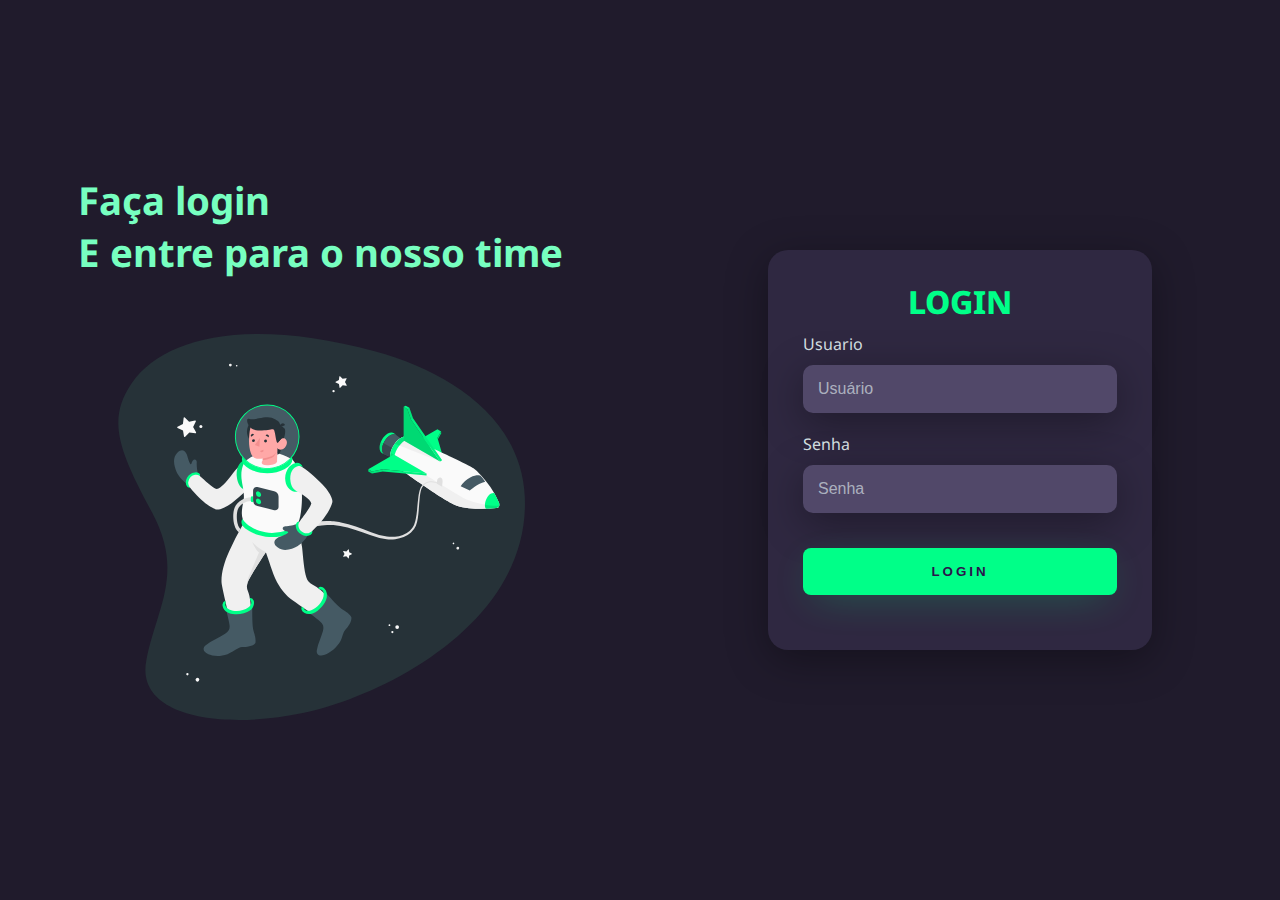
<file: t001/index.html>
<!DOCTYPE html>
<html lang="pt-br">
<head>
    <meta charset="UTF-8">
    <meta name="viewport" content="width=device-width, initial-scale=1.0">
    <title>Login</title>
    <link rel="stylesheet" href="style.css">
</head>
<body>
    <div class="main-login">
        <div class="left-login">
            <h1>Faça login<br>E entre para o nosso time</h1>
            <img src="astronaut-animate.svg"  class="left-login-image" alt="Astronauta">
        </div>
        <div class="right-login">
            <div class="card-login">
                <h1>LOGIN</h1>
                <div class="textfield">
                    <label for="usuario">Usuario</label>
                    <input type="text" name="usuaro" placeholder="Usuário">
                </div>
                <div class="textfield">
                    <label for="senha">Senha</label>
                    <input type="password" name="senha" placeholder="Senha">
                </div>
                <button class="btn-login">Login</button>
            </div>
        </div>
    </div>
</body>
</html>
</file>
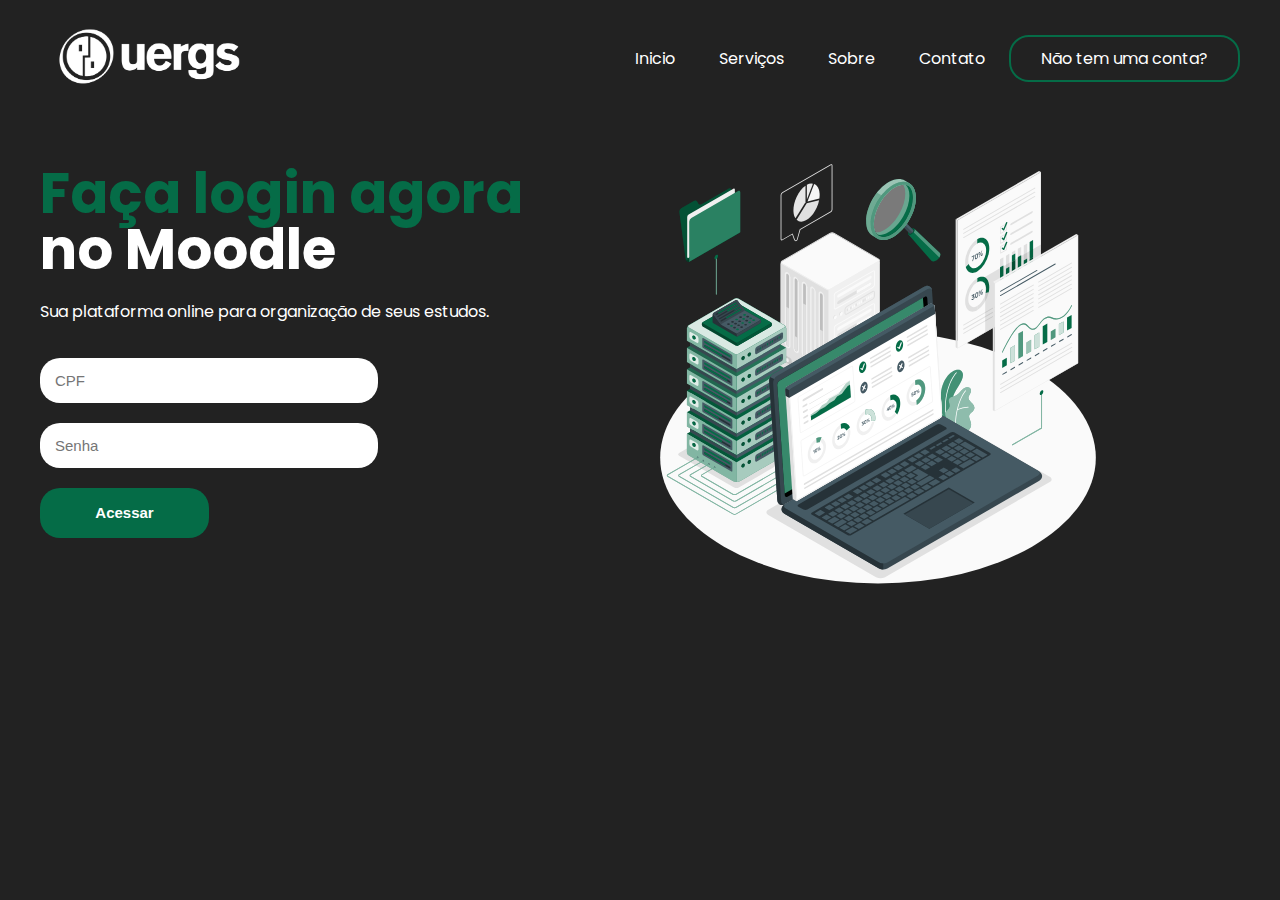
<file: t002/index.html>
<!DOCTYPE html>
<html lang="pt-br">
<head>
    <meta charset="UTF-8">
    <meta name="viewport" content="width=device-width, initial-scale=1.0">
    <title>Moodle UERGS: Acesso ao site</title>
    <link rel="stylesheet" href="style/style.css">
    <link rel="stylesheet" href="style/media.css">
</head>
<body>
    <header>
        <div id="title">
            <img src="imagens/UERGS - logo branca.png" alt="Logo uergs" class="uergs">
        </div>
        <ul>
            <a href="index.html"><li>Inicio</li></a>
            <a href="#"><li>Serviços</li></a>
            <a href="#"><li>Sobre</li></a>
            <a href="#"><li>Contato</li></a>
            <a href="#" id="btn-sub"><li>Não tem uma conta?</li></a>
        </ul>
    </header>

    <main>
        <aside>
            <span>
                <h2>Faça login agora</h2>
            </span>

            <h2>no Moodle</h2>

            <p>
                Sua plataforma online para organização de seus estudos.
            </p>
            <form>
                <input type="text" placeholder="CPF">
                <input type="password" placeholder="Senha">
                <input type="submit" value="Acessar">
            </form>
        </aside>

        <article>
            <img src="imagens/data-extraction-animate.svg" alt="Mulher-roxa">
        </article>
    </main>

</body>
</html>
</file>
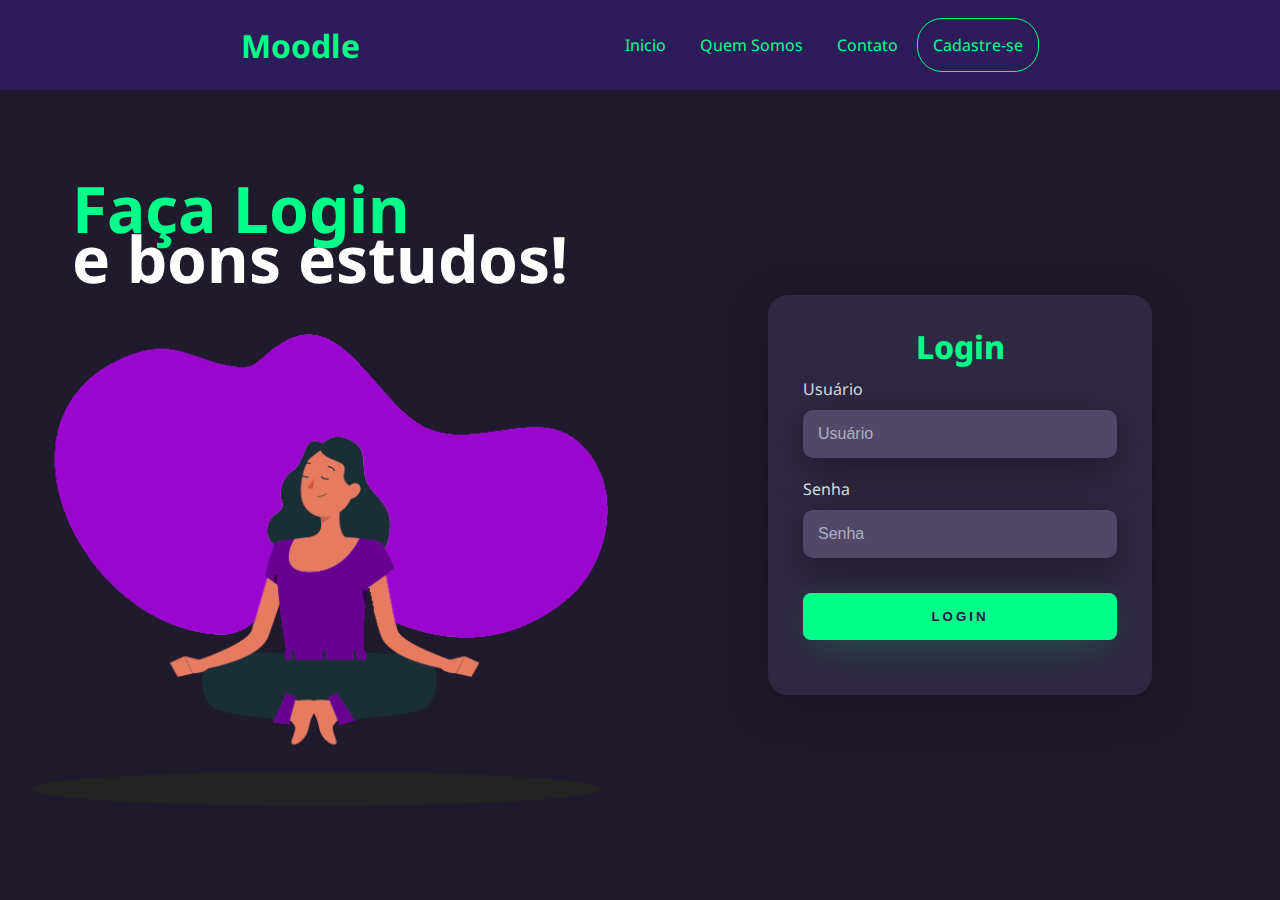
<file: t003/index.html>
<!DOCTYPE html>
<html lang="pt-br">
<head>
    <meta charset="UTF-8">
    <meta name="viewport" content="width=device-width, initial-scale=1.0">
    <title>Document</title>
    <link rel="stylesheet" href="style.css">
</head>
<body>
    <header>
        <div class="nome-site">
            <h1>Moodle</h1>
        </div>
        <nav>
            <a href="index.html">Inicio</a>
            <a href="#">Quem Somos</a>
            <a href="#">Contato</a>
            <a href="#" class="cadastro">Cadastre-se</a>
        </nav>
    </header>

    <div class="main-login">
        <div class="left-login">
            <div class="h2">
                <h2 id="title">Faça Login</h2>
                <h2>e bons estudos!</h2>
            </div>
            <img class="left-login-image" src="77d0a7c454e658833800528e748edbe9.png" alt="">
        </div>
        <div class="right-login">
            <div class="card-login">
                <h1>Login</h1>
                <div class="textfield">
                    <label for="user">Usuário</label>
                    <input type="text" placeholder="Usuário">
                </div>
                <div class="textfield">
                    <label for="password">Senha</label>
                    <input type="password" placeholder="Senha">
                </div>
                <button class="btn-login">LOGIN</button>
            </div>
        </div>
    </div>

</body>
</html>
</file>
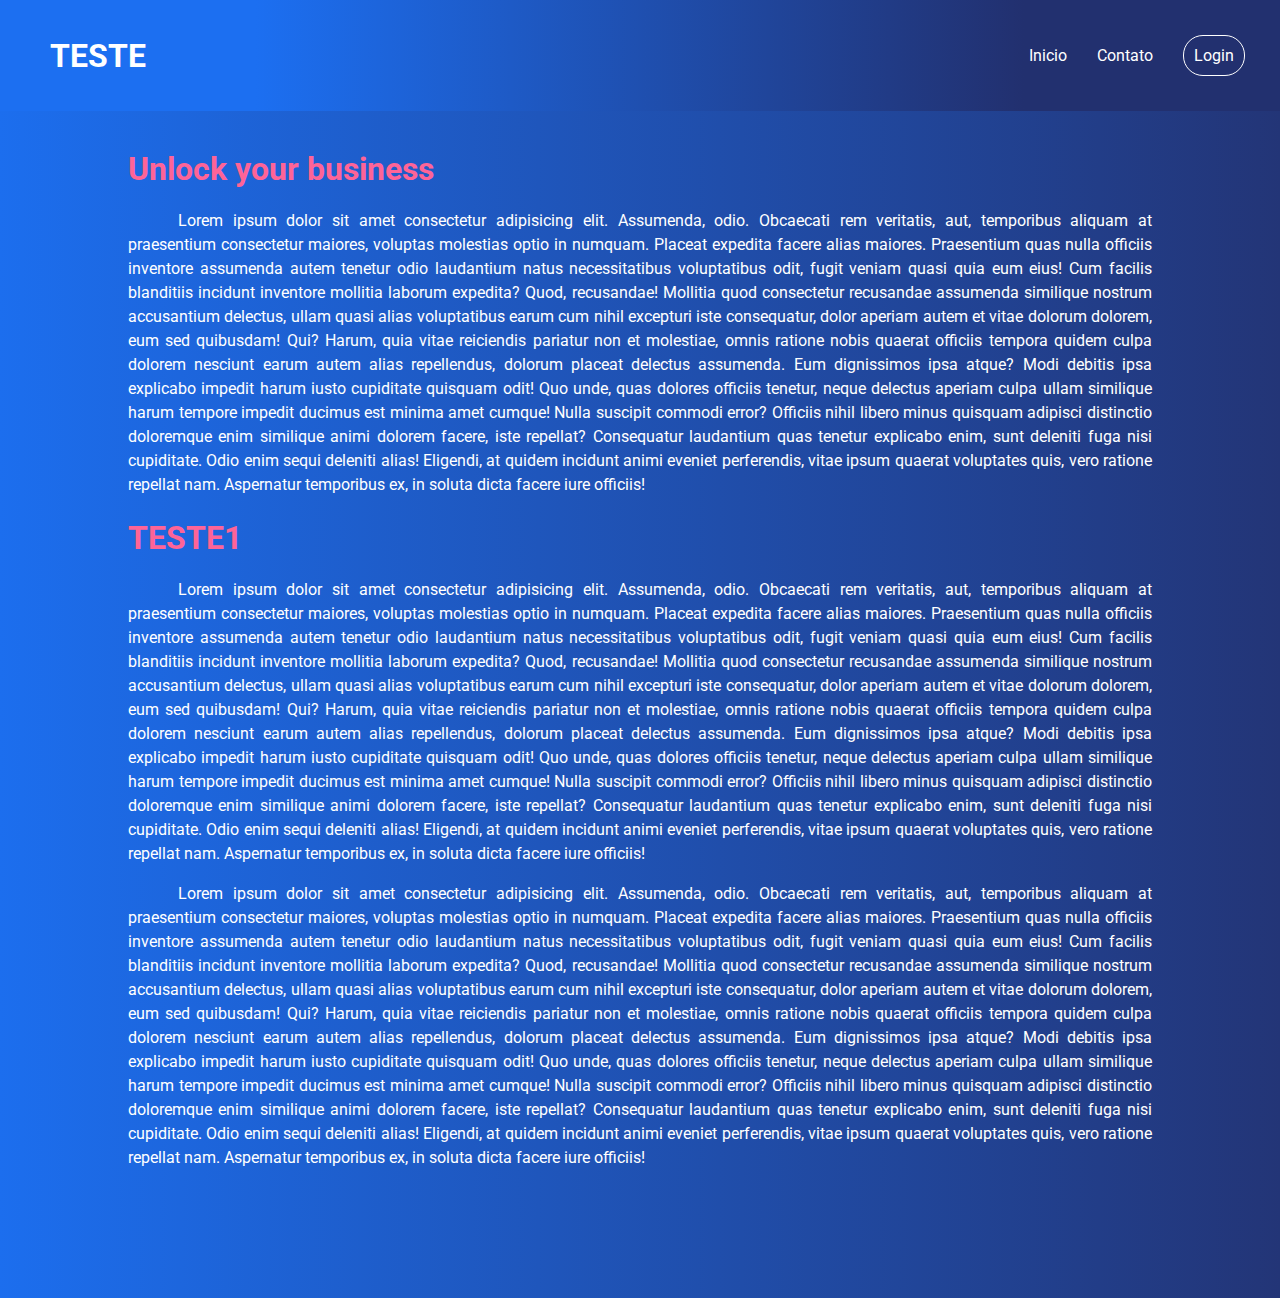
<file: t004/index.html>
<!DOCTYPE html>
<html lang="pt-br">
<head>
    <meta charset="UTF-8">
    <meta name="viewport" content="width=device-width, initial-scale=1.0">
    <title>TESTE</title>
    <link rel="stylesheet" href="style.css">
</head>
<body>
    <thead>
        <div class="header">
            <h1>TESTE</h1>
            <nav>
                <ul>
                    <a href="index.html">
                        <li>Inicio</li>
                    </a>
                    <a href="">
                        <li>Contato</li>
                    </a>
                    <a href="" id="login">
                        <li >Login</li>
                    </a>
                </ul>
            </nav>
        </div>
    </thead>
    <tbody>
        <div class="container">
            <h1>Unlock your business</h1>
            <p>Lorem ipsum dolor sit amet consectetur adipisicing elit. Assumenda, odio. Obcaecati rem veritatis, aut, temporibus aliquam at praesentium consectetur maiores, voluptas molestias optio in numquam. Placeat expedita facere alias maiores.
            Praesentium quas nulla officiis inventore assumenda autem tenetur odio laudantium natus necessitatibus voluptatibus odit, fugit veniam quasi quia eum eius! Cum facilis blanditiis incidunt inventore mollitia laborum expedita? Quod, recusandae!
            Mollitia quod consectetur recusandae assumenda similique nostrum accusantium delectus, ullam quasi alias voluptatibus earum cum nihil excepturi iste consequatur, dolor aperiam autem et vitae dolorum dolorem, eum sed quibusdam! Qui?
            Harum, quia vitae reiciendis pariatur non et molestiae, omnis ratione nobis quaerat officiis tempora quidem culpa dolorem nesciunt earum autem alias repellendus, dolorum placeat delectus assumenda. Eum dignissimos ipsa atque?
            Modi debitis ipsa explicabo impedit harum iusto cupiditate quisquam odit! Quo unde, quas dolores officiis tenetur, neque delectus aperiam culpa ullam similique harum tempore impedit ducimus est minima amet cumque!
            Nulla suscipit commodi error? Officiis nihil libero minus quisquam adipisci distinctio doloremque enim similique animi dolorem facere, iste repellat? Consequatur laudantium quas tenetur explicabo enim, sunt deleniti fuga nisi cupiditate.
            Odio enim sequi deleniti alias! Eligendi, at quidem incidunt animi eveniet perferendis, vitae ipsum quaerat voluptates quis, vero ratione repellat nam. Aspernatur temporibus ex, in soluta dicta facere iure officiis!</p>

            <h1>TESTE1</h1>

            <p>Lorem ipsum dolor sit amet consectetur adipisicing elit. Assumenda, odio. Obcaecati rem veritatis, aut, temporibus aliquam at praesentium consectetur maiores, voluptas molestias optio in numquam. Placeat expedita facere alias maiores.
            Praesentium quas nulla officiis inventore assumenda autem tenetur odio laudantium natus necessitatibus voluptatibus odit, fugit veniam quasi quia eum eius! Cum facilis blanditiis incidunt inventore mollitia laborum expedita? Quod, recusandae!
            Mollitia quod consectetur recusandae assumenda similique nostrum accusantium delectus, ullam quasi alias voluptatibus earum cum nihil excepturi iste consequatur, dolor aperiam autem et vitae dolorum dolorem, eum sed quibusdam! Qui?
            Harum, quia vitae reiciendis pariatur non et molestiae, omnis ratione nobis quaerat officiis tempora quidem culpa dolorem nesciunt earum autem alias repellendus, dolorum placeat delectus assumenda. Eum dignissimos ipsa atque?
            Modi debitis ipsa explicabo impedit harum iusto cupiditate quisquam odit! Quo unde, quas dolores officiis tenetur, neque delectus aperiam culpa ullam similique harum tempore impedit ducimus est minima amet cumque!
            Nulla suscipit commodi error? Officiis nihil libero minus quisquam adipisci distinctio doloremque enim similique animi dolorem facere, iste repellat? Consequatur laudantium quas tenetur explicabo enim, sunt deleniti fuga nisi cupiditate.
            Odio enim sequi deleniti alias! Eligendi, at quidem incidunt animi eveniet perferendis, vitae ipsum quaerat voluptates quis, vero ratione repellat nam. Aspernatur temporibus ex, in soluta dicta facere iure officiis!</p>
            <p>Lorem ipsum dolor sit amet consectetur adipisicing elit. Assumenda, odio. Obcaecati rem veritatis, aut, temporibus aliquam at praesentium consectetur maiores, voluptas molestias optio in numquam. Placeat expedita facere alias maiores.
            Praesentium quas nulla officiis inventore assumenda autem tenetur odio laudantium natus necessitatibus voluptatibus odit, fugit veniam quasi quia eum eius! Cum facilis blanditiis incidunt inventore mollitia laborum expedita? Quod, recusandae!
            Mollitia quod consectetur recusandae assumenda similique nostrum accusantium delectus, ullam quasi alias voluptatibus earum cum nihil excepturi iste consequatur, dolor aperiam autem et vitae dolorum dolorem, eum sed quibusdam! Qui?
            Harum, quia vitae reiciendis pariatur non et molestiae, omnis ratione nobis quaerat officiis tempora quidem culpa dolorem nesciunt earum autem alias repellendus, dolorum placeat delectus assumenda. Eum dignissimos ipsa atque?
            Modi debitis ipsa explicabo impedit harum iusto cupiditate quisquam odit! Quo unde, quas dolores officiis tenetur, neque delectus aperiam culpa ullam similique harum tempore impedit ducimus est minima amet cumque!
            Nulla suscipit commodi error? Officiis nihil libero minus quisquam adipisci distinctio doloremque enim similique animi dolorem facere, iste repellat? Consequatur laudantium quas tenetur explicabo enim, sunt deleniti fuga nisi cupiditate.
            Odio enim sequi deleniti alias! Eligendi, at quidem incidunt animi eveniet perferendis, vitae ipsum quaerat voluptates quis, vero ratione repellat nam. Aspernatur temporibus ex, in soluta dicta facere iure officiis!</p>
        </div>
    </tbody>
</body>
</html>
</file>
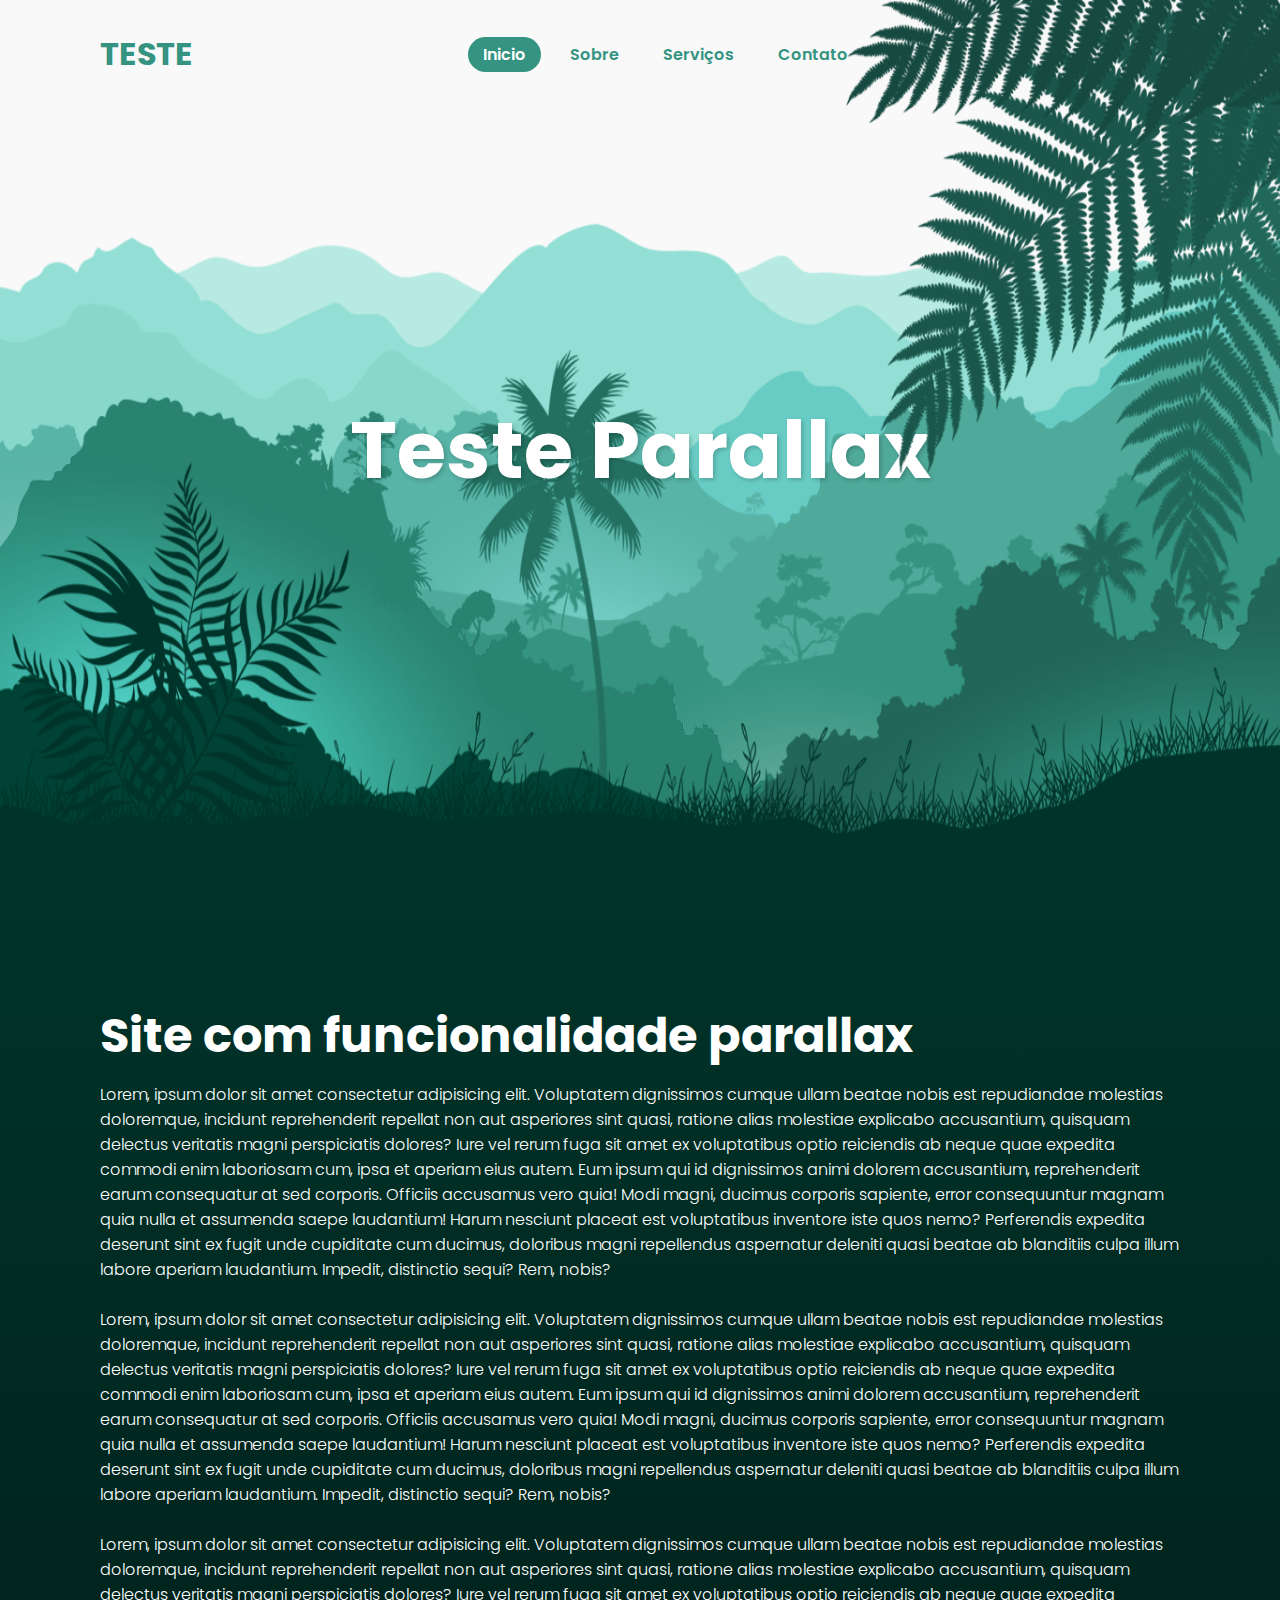
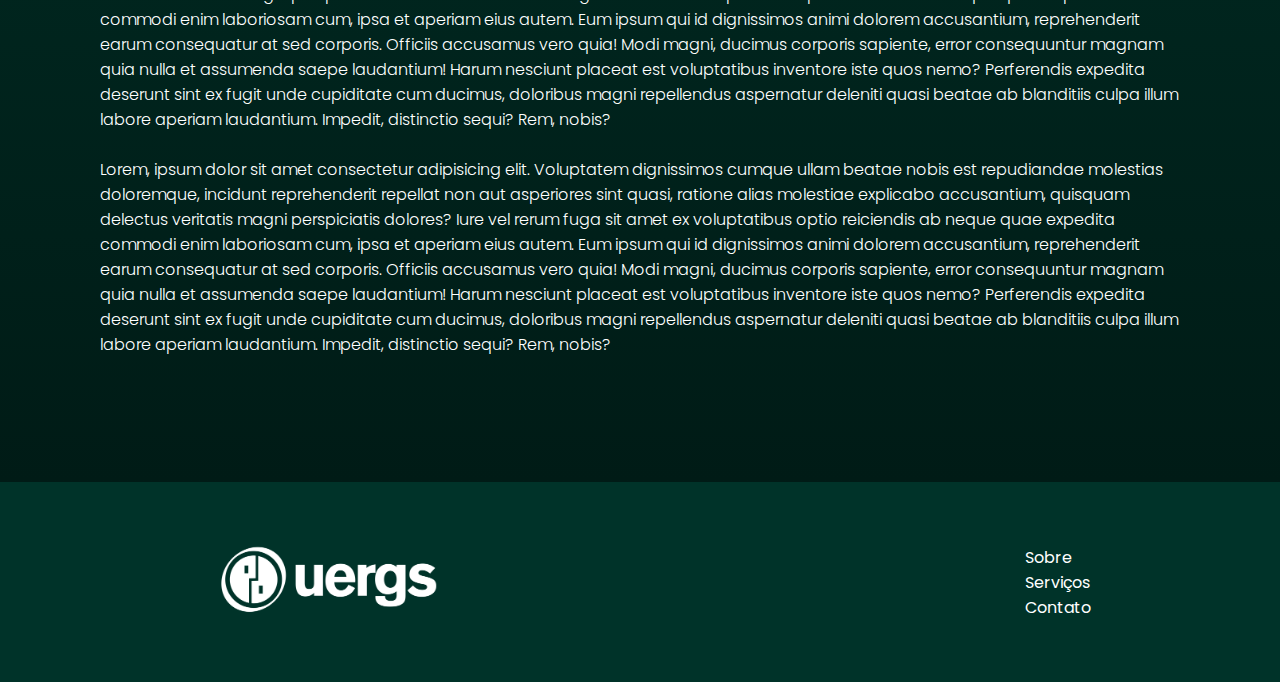
<file: t005/index.html>
<!DOCTYPE html>
<html lang="pt-br">
<head>
    <meta charset="UTF-8">
    <meta name="viewport" content="width=device-width, initial-scale=1.0">
    <title>TESTE</title>
    <link rel="stylesheet" href="style.css">
</head>
<body>
    
    <header>
        <h2 class="logo">TESTE</h2>
        <nav class="navigation">
            <a href="index.html" class="active">Inicio</a>
            <a href="pag002.html">Sobre</a>
            <a href="#">Serviços</a>
            <a href="#">Contato</a>
        </nav>
    </header>

    <section class="parallax">
        <img src="imagens/hill1.png" id="hill1">
        <img src="imagens/hill2.png" id="hill2">
        <img src="imagens/hill3.png" id="hill3">
        <img src="imagens/hill4.png" id="hill4">
        <img src="imagens/hill5.png" id="hill5">
        <img src="imagens/tree.png" id="tree">
        <h2 id="text">Teste Parallax</h2>
        <img src="imagens/leaf.png" id="leaf">
        <img src="imagens/plant.png" id="plant">
    </section>

    <section class="sec">
        <h2>Site com funcionalidade parallax</h2>
        <p>
            Lorem, ipsum dolor sit amet consectetur adipisicing elit. Voluptatem dignissimos cumque ullam beatae nobis est repudiandae molestias doloremque, incidunt reprehenderit repellat non aut asperiores sint quasi, ratione alias molestiae explicabo accusantium, quisquam delectus veritatis magni perspiciatis dolores? Iure vel rerum fuga sit amet ex voluptatibus optio reiciendis ab neque quae expedita commodi enim laboriosam cum, ipsa et aperiam eius autem. Eum ipsum qui id dignissimos animi dolorem accusantium, reprehenderit earum consequatur at sed corporis. Officiis accusamus vero quia! Modi magni, ducimus corporis sapiente, error consequuntur magnam quia nulla et assumenda saepe laudantium! Harum nesciunt placeat est voluptatibus inventore iste quos nemo? Perferendis expedita deserunt sint ex fugit unde cupiditate cum ducimus, doloribus magni repellendus aspernatur deleniti quasi beatae ab blanditiis culpa illum labore aperiam laudantium. Impedit, distinctio sequi? Rem, nobis? <br> <br>
            Lorem, ipsum dolor sit amet consectetur adipisicing elit. Voluptatem dignissimos cumque ullam beatae nobis est repudiandae molestias doloremque, incidunt reprehenderit repellat non aut asperiores sint quasi, ratione alias molestiae explicabo accusantium, quisquam delectus veritatis magni perspiciatis dolores? Iure vel rerum fuga sit amet ex voluptatibus optio reiciendis ab neque quae expedita commodi enim laboriosam cum, ipsa et aperiam eius autem. Eum ipsum qui id dignissimos animi dolorem accusantium, reprehenderit earum consequatur at sed corporis. Officiis accusamus vero quia! Modi magni, ducimus corporis sapiente, error consequuntur magnam quia nulla et assumenda saepe laudantium! Harum nesciunt placeat est voluptatibus inventore iste quos nemo? Perferendis expedita deserunt sint ex fugit unde cupiditate cum ducimus, doloribus magni repellendus aspernatur deleniti quasi beatae ab blanditiis culpa illum labore aperiam laudantium. Impedit, distinctio sequi? Rem, nobis? <br> <br>
            Lorem, ipsum dolor sit amet consectetur adipisicing elit. Voluptatem dignissimos cumque ullam beatae nobis est repudiandae molestias doloremque, incidunt reprehenderit repellat non aut asperiores sint quasi, ratione alias molestiae explicabo accusantium, quisquam delectus veritatis magni perspiciatis dolores? Iure vel rerum fuga sit amet ex voluptatibus optio reiciendis ab neque quae expedita commodi enim laboriosam cum, ipsa et aperiam eius autem. Eum ipsum qui id dignissimos animi dolorem accusantium, reprehenderit earum consequatur at sed corporis. Officiis accusamus vero quia! Modi magni, ducimus corporis sapiente, error consequuntur magnam quia nulla et assumenda saepe laudantium! Harum nesciunt placeat est voluptatibus inventore iste quos nemo? Perferendis expedita deserunt sint ex fugit unde cupiditate cum ducimus, doloribus magni repellendus aspernatur deleniti quasi beatae ab blanditiis culpa illum labore aperiam laudantium. Impedit, distinctio sequi? Rem, nobis? <br> <br>
            Lorem, ipsum dolor sit amet consectetur adipisicing elit. Voluptatem dignissimos cumque ullam beatae nobis est repudiandae molestias doloremque, incidunt reprehenderit repellat non aut asperiores sint quasi, ratione alias molestiae explicabo accusantium, quisquam delectus veritatis magni perspiciatis dolores? Iure vel rerum fuga sit amet ex voluptatibus optio reiciendis ab neque quae expedita commodi enim laboriosam cum, ipsa et aperiam eius autem. Eum ipsum qui id dignissimos animi dolorem accusantium, reprehenderit earum consequatur at sed corporis. Officiis accusamus vero quia! Modi magni, ducimus corporis sapiente, error consequuntur magnam quia nulla et assumenda saepe laudantium! Harum nesciunt placeat est voluptatibus inventore iste quos nemo? Perferendis expedita deserunt sint ex fugit unde cupiditate cum ducimus, doloribus magni repellendus aspernatur deleniti quasi beatae ab blanditiis culpa illum labore aperiam laudantium. Impedit, distinctio sequi? Rem, nobis? <br> <br>
        </p>
    </section>

    <footer>
        <img src="imagens/UERGS - logo branca.png" height="200px" class="UERGS">
        <ul>
            <li><a href="pag002.html">Sobre</a></li>
            <li><a href="index.html">Serviços</a></li>
            <li><a href="index.html">Contato</a></li>
        </ul>
    </footer>
    <script src="script.js"></script>
</body>
</html>
</file>
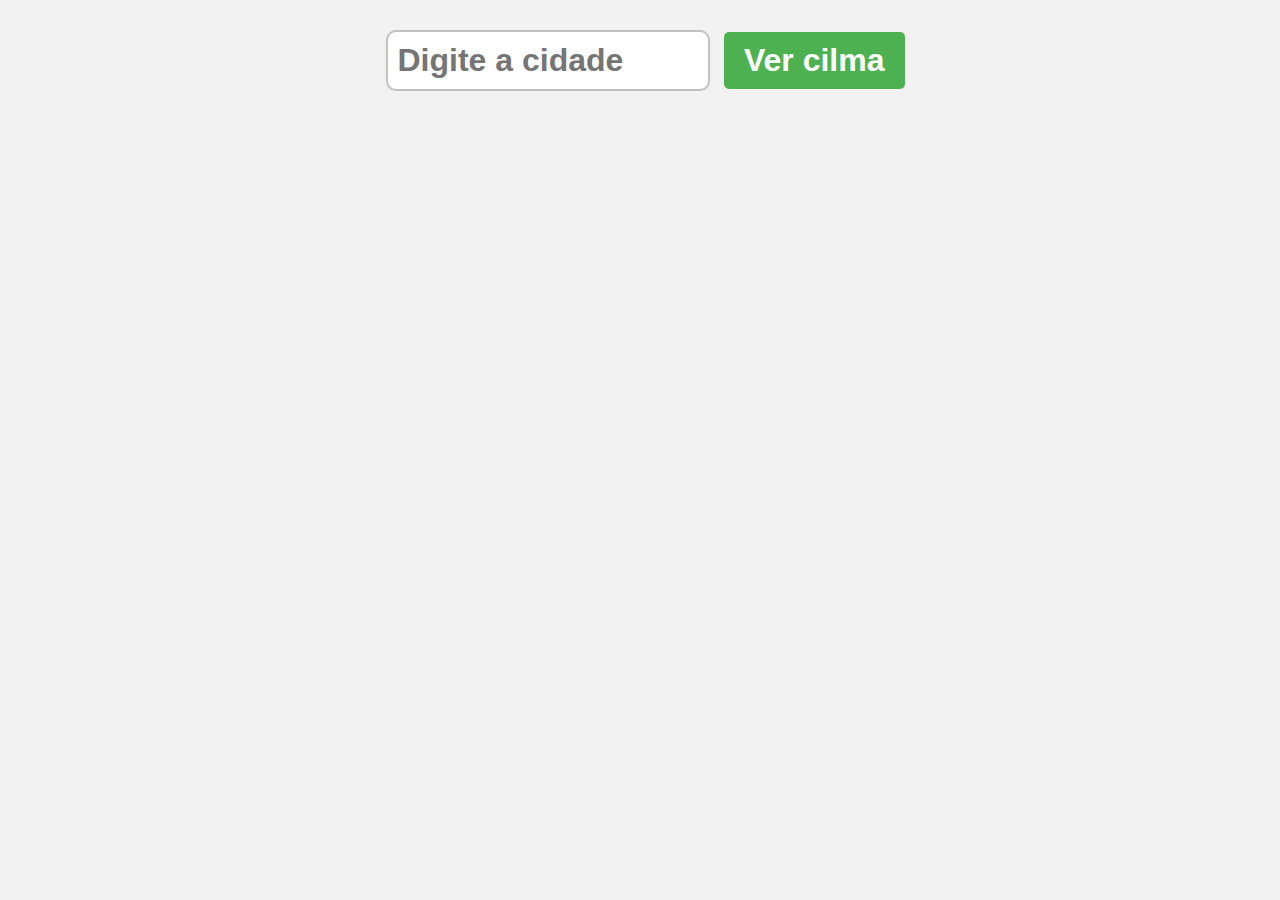
<file: t007/index.html>
<!DOCTYPE html>
<html lang="pt-br">
<head>
    <meta charset="UTF-8">
    <meta name="viewport" content="width=device-width, initial-scale=1.0">
    <title>Document</title>
    <link rel="stylesheet" href="style.css">
</head>
<body>
    
    <form class="weatherForm">
        <input type="text" class="cityInput" placeholder="Digite a cidade">
        <button type="submit">Ver cilma</button>
    </form>

    <div class="card" style="display: none">
    </div>

    <script src="index.js"></script>
</body>
</html>
</file>
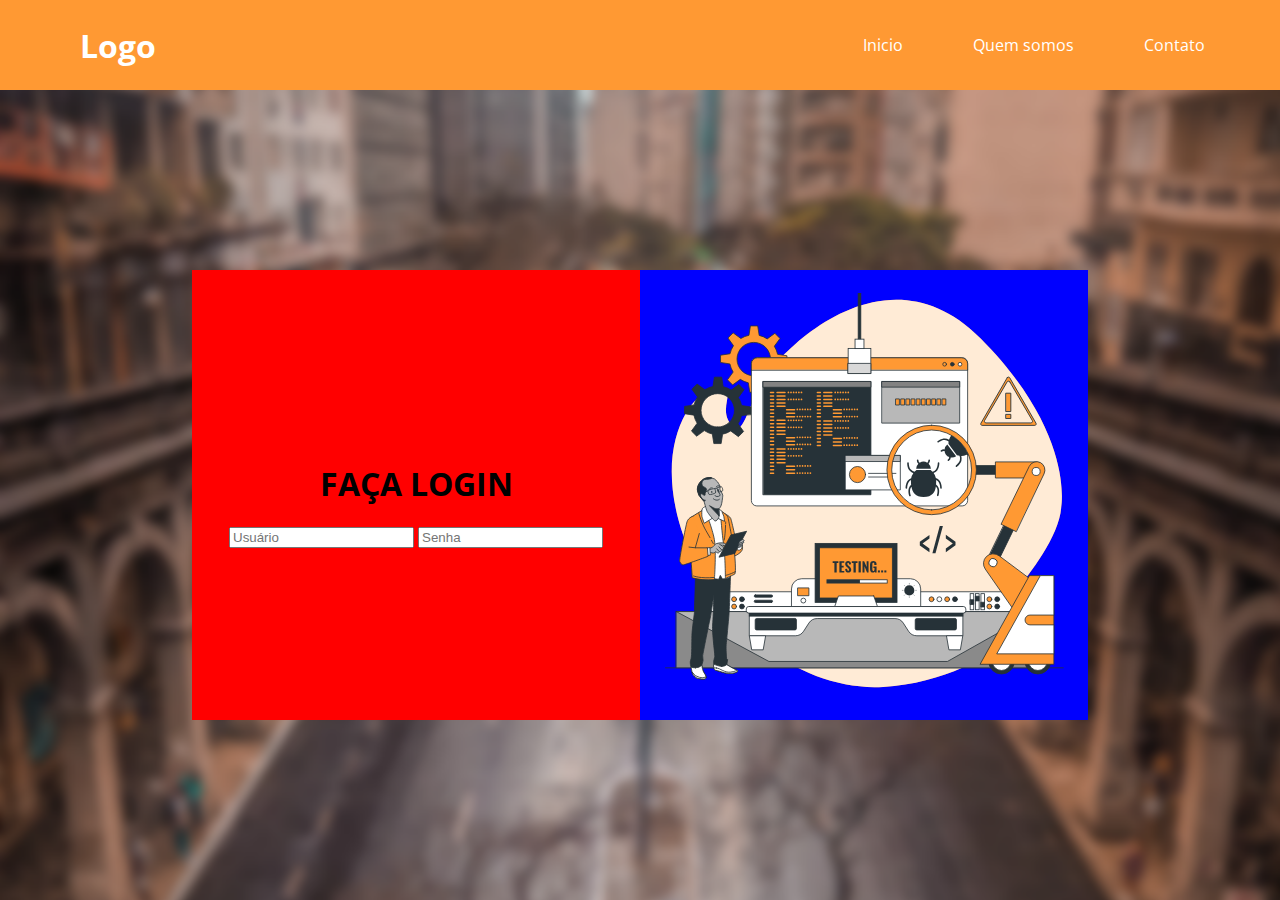
<file: t008/index.html>
<!DOCTYPE html>
<html lang="pt-br">
<head>
    <meta charset="UTF-8">
    <meta name="viewport" content="width=device-width, initial-scale=1.0">
    <title>Login</title>
    <link rel="stylesheet" href="style.css">
</head>
<body>
    <header>
        <h1>Logo</h1>
        <nav>
            <ul>
                <a href="index.html"><li>Inicio</li></a>
                <a href="#"><li>Quem somos</li></a>
                <a href="#"><li>Contato</li></a>
            </ul>
        </nav>
    </header>
    <main>
       <div class="main-login">
            <div class="left-login">
               <h1>FAÇA LOGIN</h1>
               <form action="">
                    <input type="text" name="Usuário" placeholder="Usuário">
                    <input type="password" name="Senha" placeholder="Senha">
               </form> 
            </div>
            <div class="right-login">
                <img src="software-tester-animate.svg" alt="">
            </div>
       </div>
    </main>
</body>
</html>
</file>
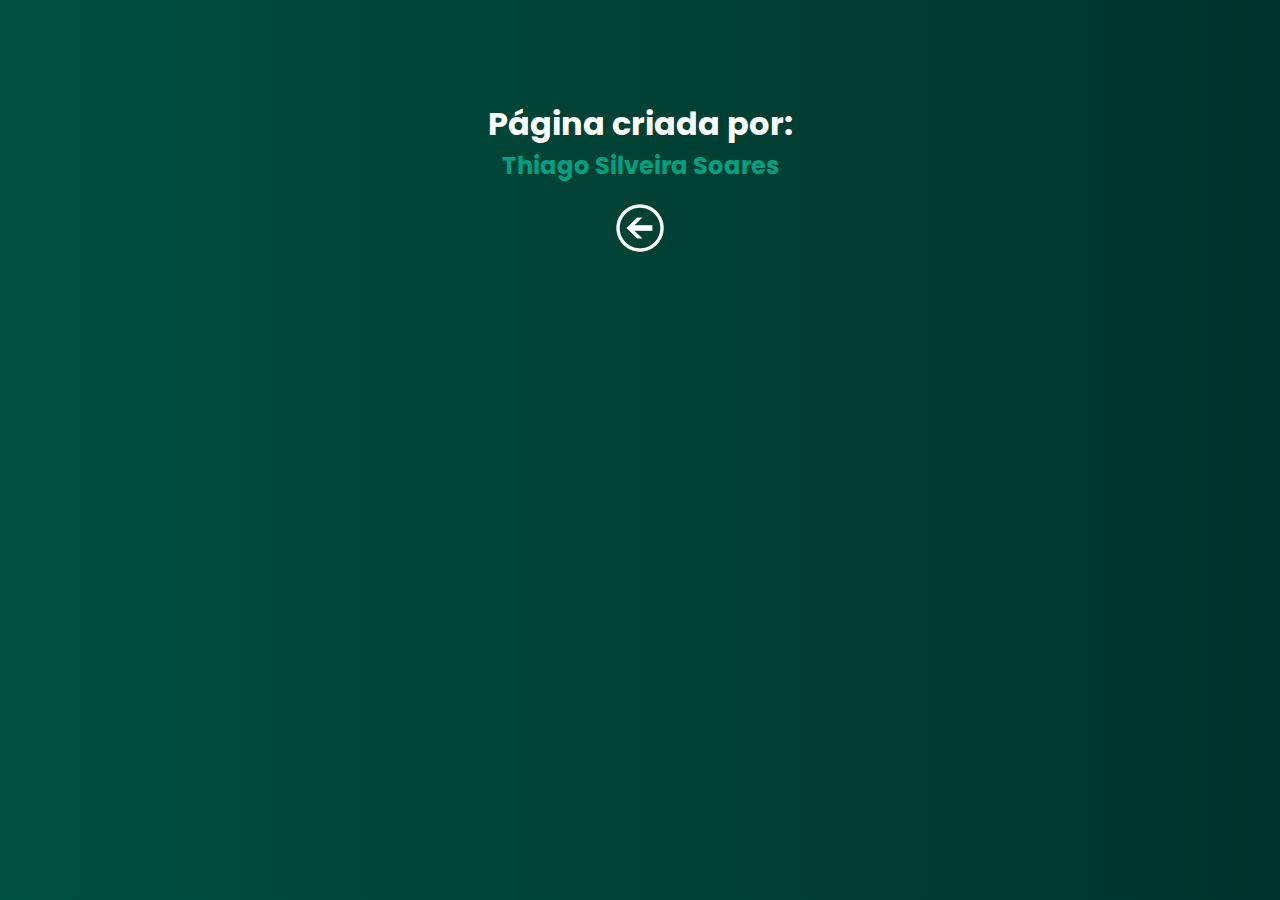
<file: t005/pag002.html>
<!DOCTYPE html>
<html lang="pt-br">
<head>
    <meta charset="UTF-8">
    <meta name="viewport" content="width=device-width, initial-scale=1.0">
    <title>Sobre</title>
    <link rel="stylesheet" href="style2.css">
</head>
<body>
    <header>
        <h1>Página criada por:</h1>
        <a href="https://github.com/Th-silveira-soares" target="_blank" rel="extern">
            <h2>Thiago Silveira Soares</h2>
        </a>

        <a href="index.html"><img src="imagens/voltar.png" alt=""></a>
    </header>
</body>
</html>
</file>
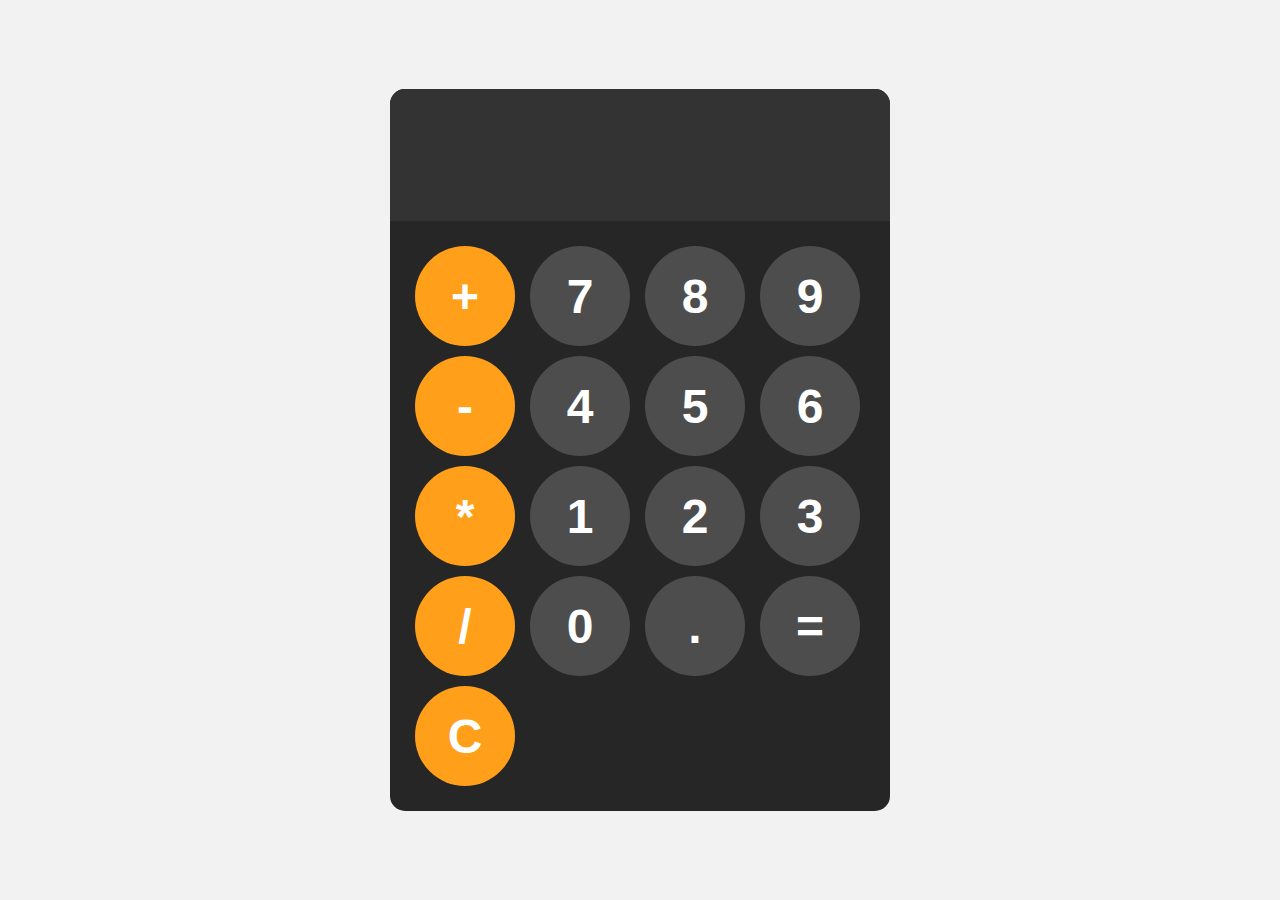
<file: t006/calculadora.html>
<!DOCTYPE html>
<html lang="pt-br">
<head>
    <meta charset="UTF-8">
    <meta name="viewport" content="width=device-width, initial-scale=1.0">
    <title>Calculadora</title>
    <link rel="stylesheet" href="style.css">
</head>
<body>
    
    <div id="calculator">
        <input type="text" name="display" id="display" readonly>
        <div id="keys">
            <button onclick="appendToDisplay('+')" class="operator-btn">+</button>
            <button onclick="appendToDisplay('7')">7</button>
            <button onclick="appendToDisplay('8')">8</button>
            <button onclick="appendToDisplay('9')">9</button>
            <button onclick="appendToDisplay('-')" class="operator-btn">-</button>
            <button onclick="appendToDisplay('4')">4</button>
            <button onclick="appendToDisplay('5')">5</button>
            <button onclick="appendToDisplay('6')">6</button>
            <button onclick="appendToDisplay('*')" class="operator-btn">*</button>
            <button onclick="appendToDisplay('1')">1</button>
            <button onclick="appendToDisplay('2')">2</button>
            <button onclick="appendToDisplay('3')">3</button>
            <button onclick="appendToDisplay('/')" class="operator-btn">/</button>
            <button onclick="appendToDisplay('0')">0</button>
            <button onclick="appendToDisplay('.')">.</button>
            <button onclick="calculate()">=</button>
            <button onclick="clearDisplay()" class="operator-btn">C</button>
        </div>
    </div>

    <script src="index.js"></script>
</body>
</html>
</file>
<file: t001/style.css>
@import url('https://fonts.googleapis.com/css2?family=Noto+Sans:ital,wght@0,100..900;1,100..900&display=swap');

body {
    margin: 0;
    font-family: 'Noto Sans', sans-serif;
}

body * {
    box-sizing: border-box;
}

.main-login {
    width: 100vw;
    height: 100vh;
    background-color: #201b2c;
    display: flex;
    justify-content: center;
    align-items: center;
}

.left-login {
    width: 50vw;
    height: 100vh;
    display: flex;
    justify-content: center;
    align-items: center;
    flex-direction: column;
}

.left-login > h1 {
    font-size: 3vw;
    color: #77ffc0;
}

.left-login-image {
    width: 35vw;
}

.right-login {
    width: 50vw;
    height: 100vh;
    display: flex;
    justify-content: center;
    align-items: center;
}

.card-login {
    width: 60%;
    display: flex;
    justify-content: center;
    align-items: center;
    flex-direction: column;
    padding: 30px 35px;
    background: #2f2841;
    border-radius: 20px;
    box-shadow: 0 10px 40px #00000056;
}

.card-login > h1 {
    color: #00ff88;
    font-weight: 800;
    margin: 0;
}

.textfield {
    width: 100%;
    display: flex;
    flex-direction: column;
    align-items: flex-start;
    justify-content: center;
    margin: 10px 0px;
}

.textfield > input {
    width: 100%;
    border: none;
    border-radius: 10px;
    padding: 15px;
    background: #514869;
    color: #f0ffffde;
    font-size: 12pt;
    box-shadow: 0 10px 40px #00000056;
    outline: none;
    box-sizing: border-box;
}

.textfield > label {
    color: #f0ffffde;
    margin-bottom: 10px;
}

.textfield > input::placeholder {
    color: #f0ffff94;
}

.btn-login {
    width: 100%;
    padding: 16px 0px;
    margin: 25px;
    border: none;
    border-radius: 8px;
    outline: none;
    text-transform: uppercase;
    font-weight: 800;
    letter-spacing: 3px;
    color: #2b134b;
    background: #00ff88;
    cursor: pointer;
    box-shadow: 0px 10px 40px -12px #00ff8052;
}

@media only screen and (max-width: 950px) {
    .card-login {
        width: 85%;
    }
}

@media only screen and (max-width: 600px) {
    .main-login {
        flex-direction: column;
    }
    .left-login > h1 {
        display: none;
    }
    .left-login {
        width: 100%;
        height: auto;
    }
    .right-login {
        width: 100%;
        height: auto;
    }
    .left-login-image {
        width: 50vw;
    }
    .card-login {
        width: 90%;
    }
}
</file>
<file: t002/style/style.css>
@import url('https://fonts.googleapis.com/css2?family=Poppins&display=swap');

@import url('https://fonts.googleapis.com/css2?family=Poppins:wght@500&display=swap');

:root {
    --font-padrao:'Poppins', sans-serif;
    --font-medium:'Poppins', sans-serif;
}

body {
    background-color: rgb(34,34,34);
    color: white;
    font-family: var(--font-padrao);
    max-width: 1200px;
    margin: 0 auto;
    padding: 15px;
}

header {
    display: flex;
    flex-direction: row;
    justify-content: space-between;
    align-items: center;
    margin-top: -40px;
}

#title {
    flex-direction: column;
    line-height: 10px;
}

li {
    display: inline-block;
    margin: 20px;
}

a {
    color: white;
}

a:hover {
    color: #056C47;
    transition: 0.3s all;
}

#btn-sub {
    border: 2px solid #056C47;
    padding: 10px;
    border-radius: 20px;
}

#btn-sub:hover {
    background-color: #056C47;
    color: white;
}

h1 {
    font-weight: 200;
}

main {
    display: flex;
    flex-direction: row;
    margin-top: px;
}

h2 {
    font-size: 56px;
    line-height: 10px;
    font-family: var(--font-padrao);
    font-weight: 800px;
}

span {
    color: #056C47;
}

p {
    line-height: 20px;
    max-width: 500px;
    font-family: var(--font-medium);
}

img {
    width: 450px;
    margin-left: 130px;
}

.uergs {
    width: 200px;
    margin-left: 10px;
}

form {
    display: flex;
    flex-direction: column;
    width: 70%;
}

form [type="submit"] {
    height: 50px;
    width: 50%;
    background-color: #056C47;
    color: white;
    font-weight: bold;
}

form [type="submit"]:hover {
    cursor: pointer;
}

input {
    margin-top: 20px;
    height: 15px;
    padding: 15px;
    border-radius: 20px;
    border: none;
    font-size: 15px;
    outline: none;
}
</file>
<file: t002/style/media.css>
@media screen and (max-width: 760px) {
   header {
    flex-direction: column;
   }

   main {
    flex-direction: column;
   }

   h2 {
    font-size: 38px;
   }

   form {
    margin: 0 auto;
    width: 100%;
   }

   input {
    align-self: center;
   }

   img {
    display: none;
   }

   ul {
    text-align: center;
   }
}
</file>
<file: t003/style.css>
@import url('https://fonts.googleapis.com/css2?family=Noto+Sans:ital,wght@0,100..900;1,100..900&display=swap');

body {
    margin: 0 auto;
    font-family: 'Noto Sans', sans-serif;
}

body * {
    box-sizing: border-box;
}

header {
    background-color: #2e1b5a;
    height: 10vh;
    display: flex;
    flex-direction: row;
    justify-content: center;
    align-items: center;
}

a {
    text-decoration: none;
    padding: 15px;
    color: #00ff88;
}

a:hover {
    color: white;
    transition: 0.6s;
}

.cadastro {
    color: #00ff88;
    border: 1px solid;
    border-radius: 25px;
}

.cadastro:hover {
    background-color: white;
    color: #2e1b5a;
}

.nome-site h1 {
    margin-right: 250px;
    color: #00ff88;
}

.main-login {
    height: 90vh;
    width: 100vw;
    background-color: #201b2c;
    display: flex;
    justify-content: center;
    align-items: center;
    margin-top: -70p;
}

.left-login {
    width: 50vw;
    height: 90vh;
    display: flex;
    justify-content: center;
    align-items: center;
    flex-direction: column;
}

#title {
    color: #00ff88;
    cursor: default;
}

.h2 {
    margin-bottom: 50px;
    cursor: default;
}

.left-login h2 {
    font-size: 5vw;
    color: white;
    line-height: 50px;
    margin: 0;
}

.left-login-image {
    width: 45vw;
}

.right-login {
    width: 50vw;
    height: 90vh;
    display: flex;
    justify-content: center;
    align-items: center;
}

.card-login {
    width: 60%;
    display: flex;
    justify-content: center;
    align-items: center;
    flex-direction: column;
    padding: 30px 35px;
    background: #2f2841;
    border-radius: 20px;
    box-shadow: 0 10px 40px #00000056;
}

.card-login > h1 {
    color: #00ff88;
    font-weight: 800;
    margin: 0;
    cursor: default;
}

.textfield {
    width: 100%;
    display: flex;
    flex-direction: column;
    align-items: flex-start;
    justify-content: center;
    margin: 10px 0px;
}

.textfield > input {
    width: 100%;
    border: none;
    border-radius: 10px;
    padding: 15px;
    background: #514869;
    color: #f0ffffde;
    font-size: 12pt;
    box-shadow: 0 10px 40px #00000056;
    outline: none;
    box-sizing: border-box;
}

.textfield > label {
    color: #f0ffffde;
    margin-bottom: 10px;
}

.textfield > input::placeholder {
    color: #f0ffff94;
}

.btn-login {
    width: 100%;
    padding: 16px 0px;
    margin: 25px;
    border: none;
    border-radius: 8px;
    outline: none;
    text-transform: uppercase;
    font-weight: 800;
    letter-spacing: 3px;
    color: #2b134b;
    background: #00ff88;
    cursor: pointer;
    box-shadow: 0px 10px 40px -12px #00ff8052;
}

@media only screen and (max-width: 950px) {
    .card-login {
        width: 85%;
    }
}

@media only screen and (max-width: 600px) {
    header {
        padding-top: 10px;
        height: 30vh;
        width: 100vw;
        display: block;
        align-items: center;
        justify-content: center;
    }

    .nome-site, h1 {
        display: flex;
        flex-direction: row;
        justify-content: ce;
        margin-left: 18%;
        text-align: center;
    }

    nav {
        display: flex;
        width: 90vw;
        align-items: center;
    }

    a {
        width: 100vw;
        display: inline;
        justify-content: center;
    }

    a:hover {
        color: white;
    }

    .cadastro {
        display: flex;
        width: 90vw;
        align-items: center;
        justify-content: center;
        margin-top: 10px;
    }
   
    .main-login {
        flex-direction: column;
        height: 70vh;
    }
    .left-login > .h2 {
        display: none;
    }
    .left-login {
        width: 90vw;
        height: auto;
    }
    .right-login {
        width: auto;
        height: auto;
    }
    .left-login-image {
        display: none;
    }
    .card-login {
        width: 95%;
    }
}
</file>
<file: t004/style.css>
@import url('https://fonts.googleapis.com/css2?family=Roboto&display=swap');

@import url('https://fonts.googleapis.com/css2?family=Montserrat:ital@0;1&display=swap');

:root {
    --fonte-head: "Montserrat", sans-serif;
    --fonte-padrao: "Roboto", sans-serif;
}

body {
    margin: 0 auto;
    background-image: linear-gradient(to right, #1C6EEE, #233577);
}

thead {
    position: sticky;
}

.header {
    background-image: linear-gradient(to right, #1C6FF1 20%, #22306F 80%);
    position: fixed;
    width: 100%;
    top: 0;
    display: flex;
    flex-direction: row;
    justify-content: space-between;
    align-items: center;
    font-family: var(--fonte-padrao);
}

.header h1 {
    width: 100vw;
    margin-left: 50px;
    color: white;
}

.header ul {
    margin: 20px;
    list-style-type: none;
    display: flex;
    flex-direction: row;
    align-items: center;
}

.header a {
    color: white;
    margin: 15px;
    text-decoration: none;
}

.header a:hover {
    color: #FE6497;
    transition: 0.6s;
}

#login {
    border: 1px solid;
    border-radius: 20px;
    padding: 10px;
}

#login:hover {
    background-color: #FE6497;
    color: white;
    border-color: #FE6497;
}

.container {
    margin: 10%;
    margin-top: 150px;
    font-family: var(--fonte-padrao);
    text-align: justify;
    text-indent: 50px;
}

h1 {
    text-indent: 0;
    color: #FE6497;
}

p {
    line-height: 1.5em;
    color: white;
}
</file>
<file: t005/style.css>
@import url('https://fonts.googleapis.com/css2?family=Poppins:ital,wght@0,100;0,200;0,300;0,400;0,500;0,600;0,700;0,800;0,900;1,100;1,200;1,300;1,400;1,500;1,600;1,700;1,800;1,900&display=swap');

* {
    margin: 0;
    padding: 0;
    box-sizing: border-box;
    font-family: 'Poppins',sans-serif;
}

body {
    background-color: #f9f9f9;
    min-height: 100vh;
    overflow-x: hidden;
}

header {
    position: absolute;
    top: 0;
    left: 0;
    width: 100%;
    padding: 30px 100px;
    padding-bottom: 150px;
    display: flex;
    justify-content: flex-start;
    align-items: center;
    z-index: 100;
}

.logo {
    font-size: 2em;
    color: #359381;
    cursor: default;
    margin-right: 270px;
}

.navigation a {
    text-decoration: none;
    color: #359381;
    padding: 6px 15px;
    border-radius: 20px;
    margin: 5px;
    font-weight: 600;
}

.navigation a:hover,
.navigation a.active {
    transition: 0.4s;
    background-color: #359381;
    color: #fff;
}

.parallax {
    position: relative;
    display: flex;
    justify-content: center;
    align-items: center;
    height: 100vh;
}

#text {
    position: absolute;
    font-size: 5em;
    color: #fff;
    text-shadow: 2px 2px 4px rgba(0, 0, 0, .2);
}

.parallax img {
    position: absolute;
    top: 0;
    left: 0;
    width: 100%;
    height: 100vh;
    pointer-events: none;
}

.sec {
    position: relative;
    background-image: linear-gradient(to bottom, #003329, #001b16);
    padding: 100px;
}

.sec h2 {
    font-size: 3em;
    color: #fff;
    margin-bottom: 10px;
}

.sec p {
    font-size: 1em;
    color: #fff;
    font-weight: 300;
}

footer {
    background-color: #003329;
    position: absolute;
    width: 100%;
    padding: 0px 300px;
    display: flex;
    align-items: center;
}

footer a {
    margin-left: 45vw;
}

footer a, ul {
    color: white;
    list-style-type: none;
    text-decoration: none;
}

footer a:hover {
    text-decoration: underline;
}

.UERGS {
    margin-left: -90px;
}
</file>
<file: t007/style.css>
body {
    font-family: Arial, Helvetica, sans-serif;
    background-color: hsl(0, 0%, 95%);
    margin: 0;
    display: flex;
    flex-direction: column;
    align-items: center;
}

.weatherForm {
    margin: 20px;
}

.cityInput {
    padding: 10px;
    font-size: 2rem;
    font-weight: bold;
    border: 2px solid hsla(0, 0%, 20%, 0.3);
    border-radius: 10px;
    margin: 10px;
    width: 300px;
}

button[type = "submit"] {
    padding: 10px 20px;
    font-weight: bold;
    font-size: 2rem;
    background-color: hsl(122, 39%, 50%);
    color: white;
    border: none;
    border-radius: 5px;
    cursor: pointer;
}

button[type = "submit"]:hover {
    background-color: hsl(122, 39%, 40%);
}

.card {
    background-image: linear-gradient(to bottom, hsl(210, 100%, 75%), hsl(40, 100%, 75%));
    padding: 50px;
    border-radius: 10px;
    box-shadow: 2px 2px 5px hsla(0, 0%, 0%, 0.5);
    min-width: 300px;
    display: flex;
    flex-direction: column;
    align-items: center;
}

h1 {
    margin-top: 0;
    margin-bottom: 25px;
}

p {
    font-size: 1.5rem;
    margin: 5px 0;
}

.cityDisplay, .tempDisplay {
    font-size: 3.5rem;
    font-weight: bold;
    color: hsla(0, 0%, 0%, 0.75);
    margin-bottom: 25px;
}

.humidityDisplay {
    font-weight: bold;
    margin-bottom: 25px;
}

.descDisplay {
    font-style: italic;
    font-weight: bold;
    font-size: 2rem;
}

.weatherEmoji {
    margin: 0;
    font-size: 7.5rem;
}

.errorDisplay {
    font-size: 2.5rem;
    font-weight: bold;
    color: hsla(0, 0%, 0%, 0.75);
}
</file>
<file: t008/style.css>
@import url('https://fonts.googleapis.com/css2?family=Open+Sans:ital,wght@0,300..800;1,300..800&display=swap');

:root {
    --fonte-padrao: "Open sans", sans-serif;
}

body {
    margin: 0;
    font-family: "Open sans";
}
header {
    height: 10vh;
    background-color: #FF9933;
    display: flex;
    justify-content: space-between;
    align-items: center;
}
h1 {
    margin: 0px 40px;
    padding: 20px 40px;
    color: white;
    cursor: default;
}
nav {
    margin: 0px 40px;
}
ul {
    display: flex;
    flex-direction: row;
}
li {
    margin: 0px 30px;
    padding: 5px;
    list-style-type: none;
}
a {
    color: white;
    text-decoration: none;
    border-radius: 20px;
}
a:hover {
    transition: 0.4s;
    background-color: #FFFFFF;
    color: #4C4B4C;
}

main {
    display: flex;
    flex-direction: row;
    align-items: center;
    justify-content: center;
    height: 90vh;
    background-image: url(536021\ \(1\).png);
    background-size: cover;
    background-position: center center; 
}

.main-login {
    height: 50vh;
    width: 70vw;
    background-color: #201b2c;
    display: flex;
    justify-content: center;
    align-items: center;
    margin-top: -70p;
}

.left-login {
    background-color: red;
    width: 50vw;
    height: 50vh;
    display: flex;
    justify-content: center;
    align-items: center;
    flex-direction: column;
}

.left-login > h1 {
    color: black;
}

.right-login {
    background-color: blue;
    width: 50vw;
    height: 50vh;
    display: flex;
    justify-content: center;
    align-items: center;
}

.right-login > img {
    height: 90%;
}
</file>
<file: t005/style2.css>
@import url('https://fonts.googleapis.com/css2?family=Poppins:ital,wght@0,100;0,200;0,300;0,400;0,500;0,600;0,700;0,800;0,900;1,100;1,200;1,300;1,400;1,500;1,600;1,700;1,800;1,900&display=swap');

* {
    margin: 0;
    font-family: 'Poppins', sans-serif;
}

body {
    background-image: linear-gradient(to right,#005040, #003329);
}

header {
    color: white;
    padding: 100px;
    text-align: center;
}

header h2 {
    color: #00a080;
}

a {
    color: #005040;
    text-decoration: none;
}
a:hover {
    text-decoration: underline;
}

img {
    padding: 20px;
}
</file>
<file: t006/style.css>
body {
    margin: 0;
    display: flex;
    justify-content: center;
    align-items: center;
    height: 100vh;
    background-color: hsl(0, 0%, 95%);
}

#calculator {
    font-family: Arial, Helvetica, sans-serif;
    background-color: hsl(0, 0%, 15%);
    border-radius: 15px;
    max-width: 500px;
    overflow: hidden;
}

#display {
    width: 100%;
    padding: 20px;
    font-size: 5rem;
    text-align: left;
    border: none;
    background-color: hsl(0, 0%, 20%);
    color: white;
}

#keys {
    display: grid;
    grid-template-columns: repeat(4, 1fr);
    gap: 10px;
    padding: 25px;
}

button {
    width: 100px;
    height: 100px;
    border-radius: 50px;
    border: none;
    background-color: hsl(0, 0%, 30%);
    color: white;
    font-size: 3rem;
    font-weight: bold;
    cursor: pointer;
}

button:hover {
    background-color: hsl(0, 0%, 40%);
}

button:active {
    background-color: hsl(0, 0%, 50%);
}

.operator-btn {
    background-color: hsl(35, 100%, 55%);
}

.operator-btn:hover {
    background-color: hsl(35, 100%, 65%);
}

.operator-btn:active {
    background-color: hsl(35, 100%, 85%);
}
</file>
